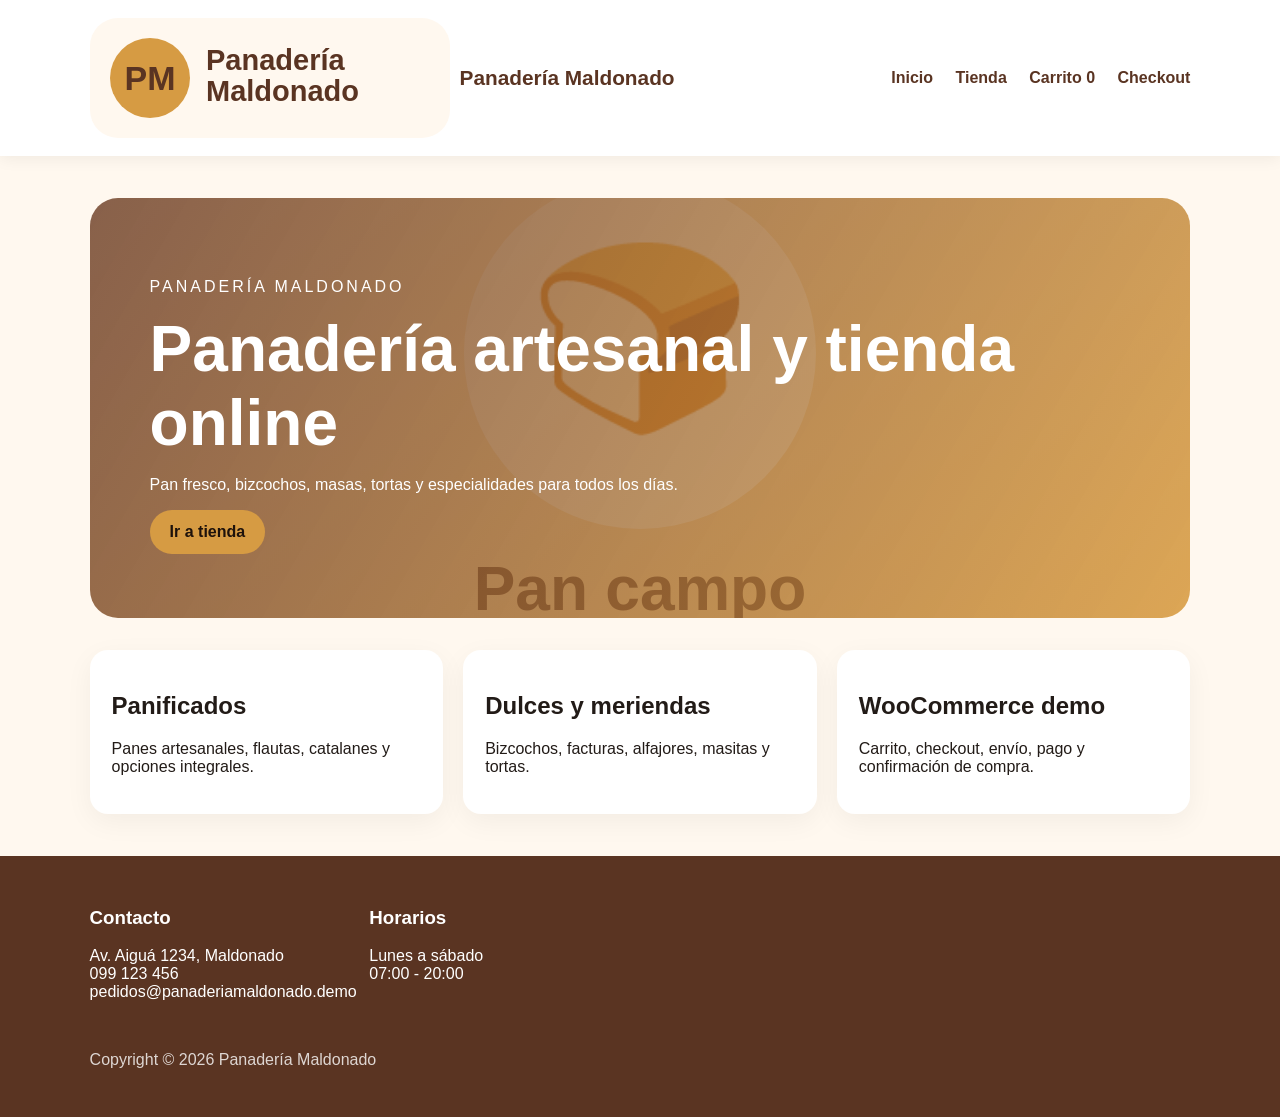
<file: index.html>
<!DOCTYPE html>
<html lang="es">
<head>
  <meta charset="utf-8" />
  <meta name="viewport" content="width=device-width, initial-scale=1" />
  <title>Inicio - Panadería Maldonado</title>
  <link href="Content/site.css" rel="stylesheet" />
</head>
<body>
<header class="topbar">
  <a class="brand" href="index.html"><img src="Images/logo-panaderia-maldonado.svg" alt="Panadería Maldonado" class="logo" /> Panadería Maldonado</a>
  <nav>
    <a href="index.html">Inicio</a>
    <a href="tienda.html">Tienda</a>
    <a href="carrito.html">Carrito <span id="cartCount">0</span></a>
    <a href="checkout.html">Checkout</a>
  </nav>
</header>
<main>
<section class="hero">
  <div>
    <p class="eyebrow">Panadería Maldonado</p>
    <h1>Panadería artesanal y tienda online</h1>
    <p>Pan fresco, bizcochos, masas, tortas y especialidades para todos los días.</p>
    <a class="btn" href="tienda.html">Ir a tienda</a>
  </div>
</section>
<section class="cards">
  <article><h2>Panificados</h2><p>Panes artesanales, flautas, catalanes y opciones integrales.</p></article>
  <article><h2>Dulces y meriendas</h2><p>Bizcochos, facturas, alfajores, masitas y tortas.</p></article>
  <article><h2>WooCommerce demo</h2><p>Carrito, checkout, envío, pago y confirmación de compra.</p></article>
</section>
</main>
<footer>
  <section>
    <h3>Contacto</h3>
    <p>Av. Aiguá 1234, Maldonado<br />099 123 456<br />pedidos@panaderiamaldonado.demo</p>
  </section>
  <section>
    <h3>Horarios</h3>
    <p>Lunes a sábado<br />07:00 - 20:00</p>
  </section>
  <p class="copy">Copyright © 2026 Panadería Maldonado</p>
</footer>
<script src="Scripts/cart.js"></script>
</body>
</html>
</file>
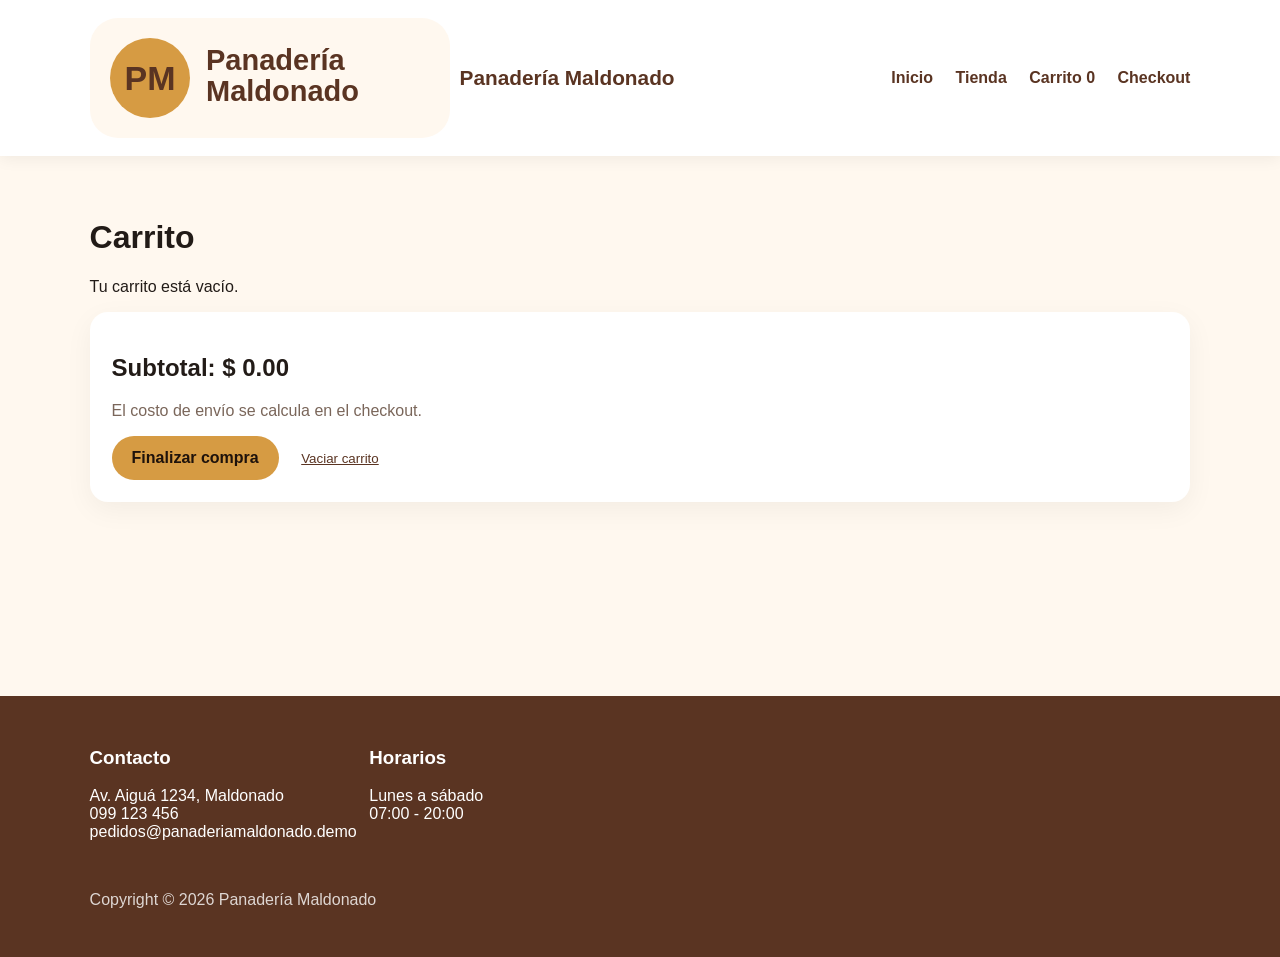
<file: carrito.html>
<!DOCTYPE html>
<html lang="es">
<head>
  <meta charset="utf-8" />
  <meta name="viewport" content="width=device-width, initial-scale=1" />
  <title>Carrito - Panadería Maldonado</title>
  <link href="Content/site.css" rel="stylesheet" />
</head>
<body>
<header class="topbar">
  <a class="brand" href="index.html"><img src="Images/logo-panaderia-maldonado.svg" alt="Panadería Maldonado" class="logo" /> Panadería Maldonado</a>
  <nav>
    <a href="index.html">Inicio</a>
    <a href="tienda.html">Tienda</a>
    <a href="carrito.html">Carrito <span id="cartCount">0</span></a>
    <a href="checkout.html">Checkout</a>
  </nav>
</header>
<main>
<h1>Carrito</h1>
<div id="cartItems"></div>
<div class="checkout">
  <h2>Subtotal: $ <span id="cartTotal">0.00</span></h2>
  <p class="muted">El costo de envío se calcula en el checkout.</p>
  <a class="btn" href="checkout.html">Finalizar compra</a>
  <button type="button" class="linkbtn" onclick="clearCart()">Vaciar carrito</button>
</div>
</main>
<footer>
  <section>
    <h3>Contacto</h3>
    <p>Av. Aiguá 1234, Maldonado<br />099 123 456<br />pedidos@panaderiamaldonado.demo</p>
  </section>
  <section>
    <h3>Horarios</h3>
    <p>Lunes a sábado<br />07:00 - 20:00</p>
  </section>
  <p class="copy">Copyright © 2026 Panadería Maldonado</p>
</footer>
<script src="Scripts/cart.js"></script>
</body>
</html>
</file>
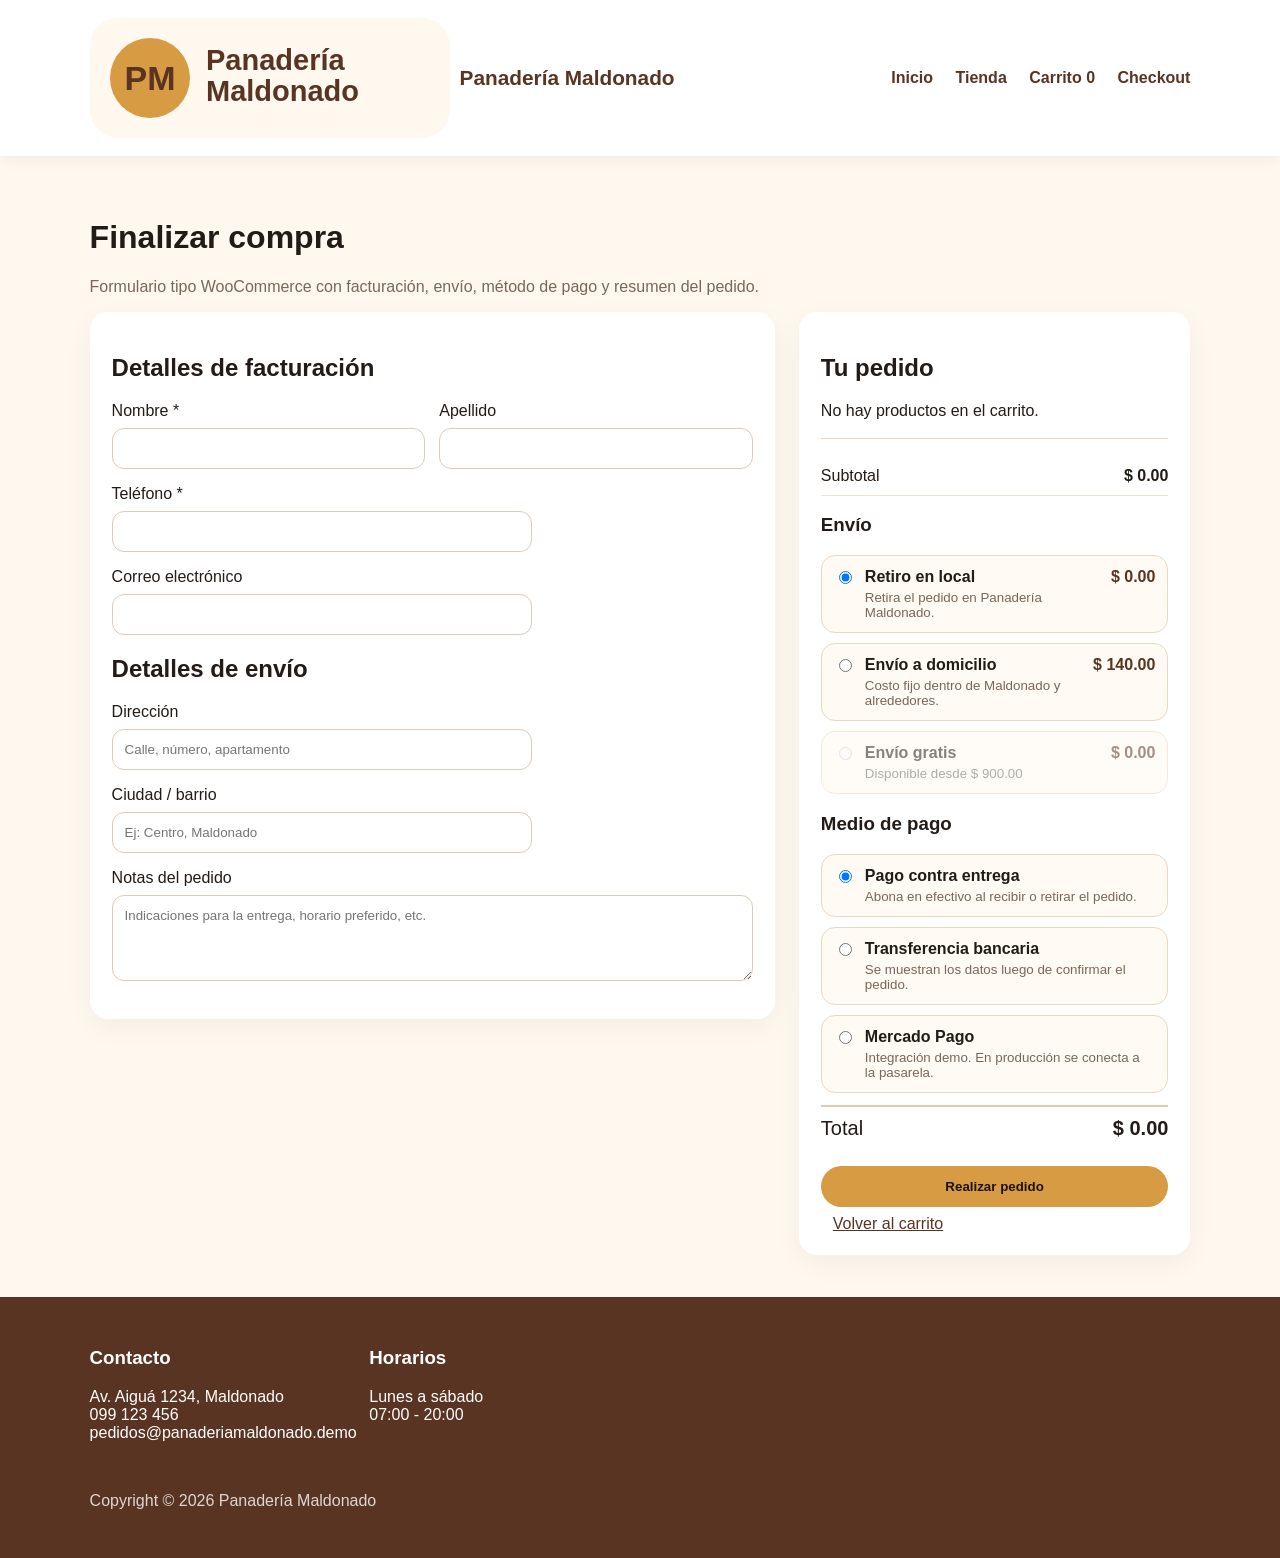
<file: checkout.html>
<!DOCTYPE html>
<html lang="es">
<head>
  <meta charset="utf-8" />
  <meta name="viewport" content="width=device-width, initial-scale=1" />
  <title>Finalizar compra - Panadería Maldonado</title>
  <link href="Content/site.css" rel="stylesheet" />
</head>
<body>
<header class="topbar">
  <a class="brand" href="index.html"><img src="Images/logo-panaderia-maldonado.svg" alt="Panadería Maldonado" class="logo" /> Panadería Maldonado</a>
  <nav>
    <a href="index.html">Inicio</a>
    <a href="tienda.html">Tienda</a>
    <a href="carrito.html">Carrito <span id="cartCount">0</span></a>
    <a href="checkout.html">Checkout</a>
  </nav>
</header>
<main>
<h1>Finalizar compra</h1>
<p class="muted">Formulario tipo WooCommerce con facturación, envío, método de pago y resumen del pedido.</p>
<section class="checkout-grid">
  <div class="checkout">
    <h2>Detalles de facturación</h2>
    <div class="form-grid">
      <label>Nombre *<input id="billingFirstName" class="input" autocomplete="given-name" /></label>
      <label>Apellido<input id="billingLastName" class="input" autocomplete="family-name" /></label>
    </div>
    <label>Teléfono *<input id="billingPhone" class="input" autocomplete="tel" /></label>
    <label>Correo electrónico<input id="billingEmail" class="input" autocomplete="email" /></label>
    <h2>Detalles de envío</h2>
    <label>Dirección<input id="shippingAddress" class="input" autocomplete="street-address" placeholder="Calle, número, apartamento" /></label>
    <label>Ciudad / barrio<input id="shippingCity" class="input" placeholder="Ej: Centro, Maldonado" /></label>
    <label>Notas del pedido<textarea id="orderNotes" class="input" rows="4" placeholder="Indicaciones para la entrega, horario preferido, etc."></textarea></label>
  </div>
  <aside class="checkout order-box">
    <h2>Tu pedido</h2>
    <div id="checkoutCart"></div><hr />
    <div class="summary-row"><span>Subtotal</span><strong>$ <span id="checkoutSubtotal">0.00</span></strong></div>
    <h3>Envío</h3><div id="shippingMethods"></div>
    <h3>Medio de pago</h3><div id="paymentMethods"></div>
    <div class="summary-row total"><span>Total</span><strong>$ <span id="checkoutTotal">0.00</span></strong></div>
    <button type="button" class="btn full" onclick="placeOrder()">Realizar pedido</button>
    <a class="linkbtn" href="carrito.html">Volver al carrito</a>
  </aside>
</section>
</main>
<footer>
  <section>
    <h3>Contacto</h3>
    <p>Av. Aiguá 1234, Maldonado<br />099 123 456<br />pedidos@panaderiamaldonado.demo</p>
  </section>
  <section>
    <h3>Horarios</h3>
    <p>Lunes a sábado<br />07:00 - 20:00</p>
  </section>
  <p class="copy">Copyright © 2026 Panadería Maldonado</p>
</footer>
<script src="Scripts/cart.js"></script>
</body>
</html>
</file>
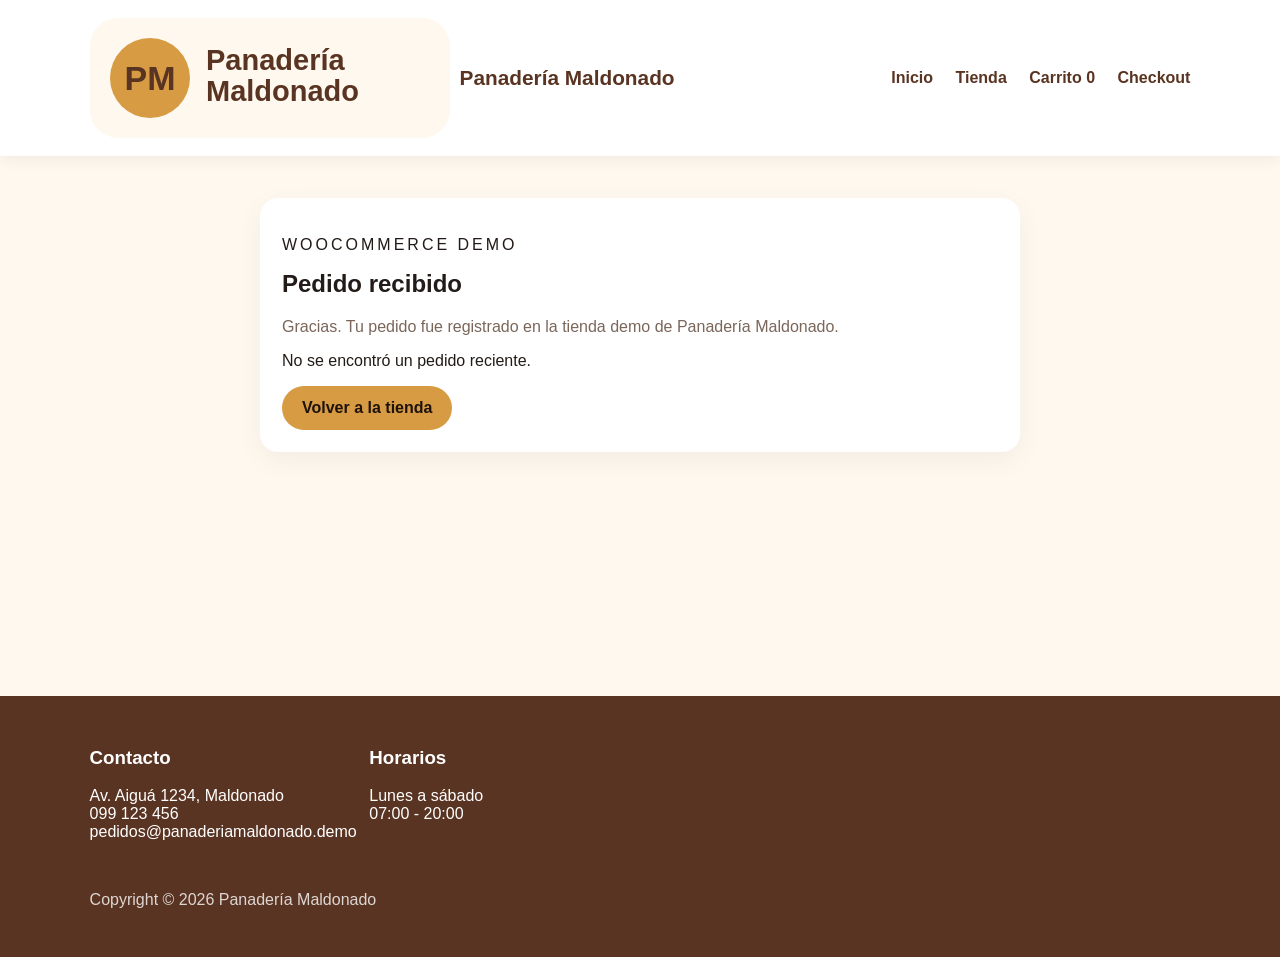
<file: confirmacion.html>
<!DOCTYPE html>
<html lang="es">
<head>
  <meta charset="utf-8" />
  <meta name="viewport" content="width=device-width, initial-scale=1" />
  <title>Pedido recibido - Panadería Maldonado</title>
  <link href="Content/site.css" rel="stylesheet" />
</head>
<body>
<header class="topbar">
  <a class="brand" href="index.html"><img src="Images/logo-panaderia-maldonado.svg" alt="Panadería Maldonado" class="logo" /> Panadería Maldonado</a>
  <nav>
    <a href="index.html">Inicio</a>
    <a href="tienda.html">Tienda</a>
    <a href="carrito.html">Carrito <span id="cartCount">0</span></a>
    <a href="checkout.html">Checkout</a>
  </nav>
</header>
<main>
<section class="checkout order-received">
  <p class="eyebrow">WooCommerce demo</p>
  <h1>Pedido recibido</h1>
  <p class="muted">Gracias. Tu pedido fue registrado en la tienda demo de Panadería Maldonado.</p>
  <div id="orderReceived"></div>
  <a class="btn" href="tienda.html">Volver a la tienda</a>
</section>
</main>
<footer>
  <section>
    <h3>Contacto</h3>
    <p>Av. Aiguá 1234, Maldonado<br />099 123 456<br />pedidos@panaderiamaldonado.demo</p>
  </section>
  <section>
    <h3>Horarios</h3>
    <p>Lunes a sábado<br />07:00 - 20:00</p>
  </section>
  <p class="copy">Copyright © 2026 Panadería Maldonado</p>
</footer>
<script src="Scripts/cart.js"></script>
</body>
</html>
</file>
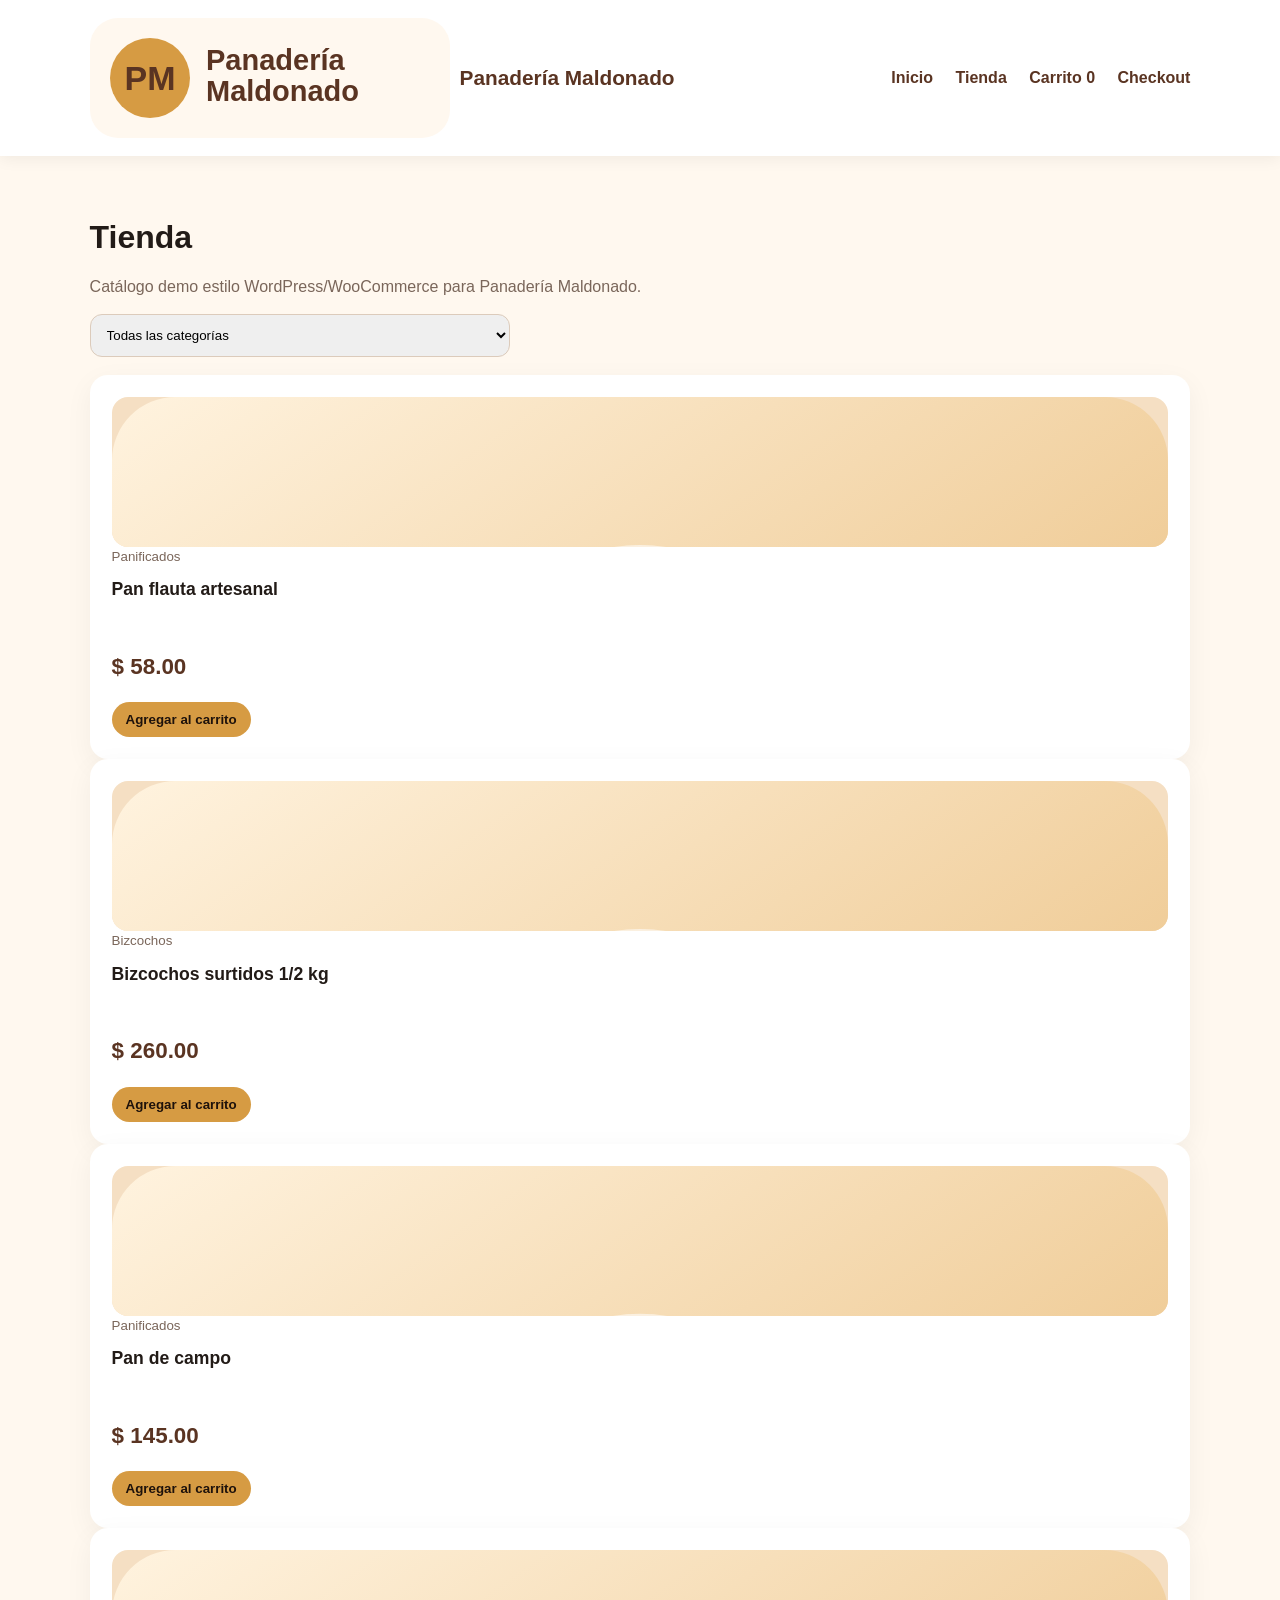
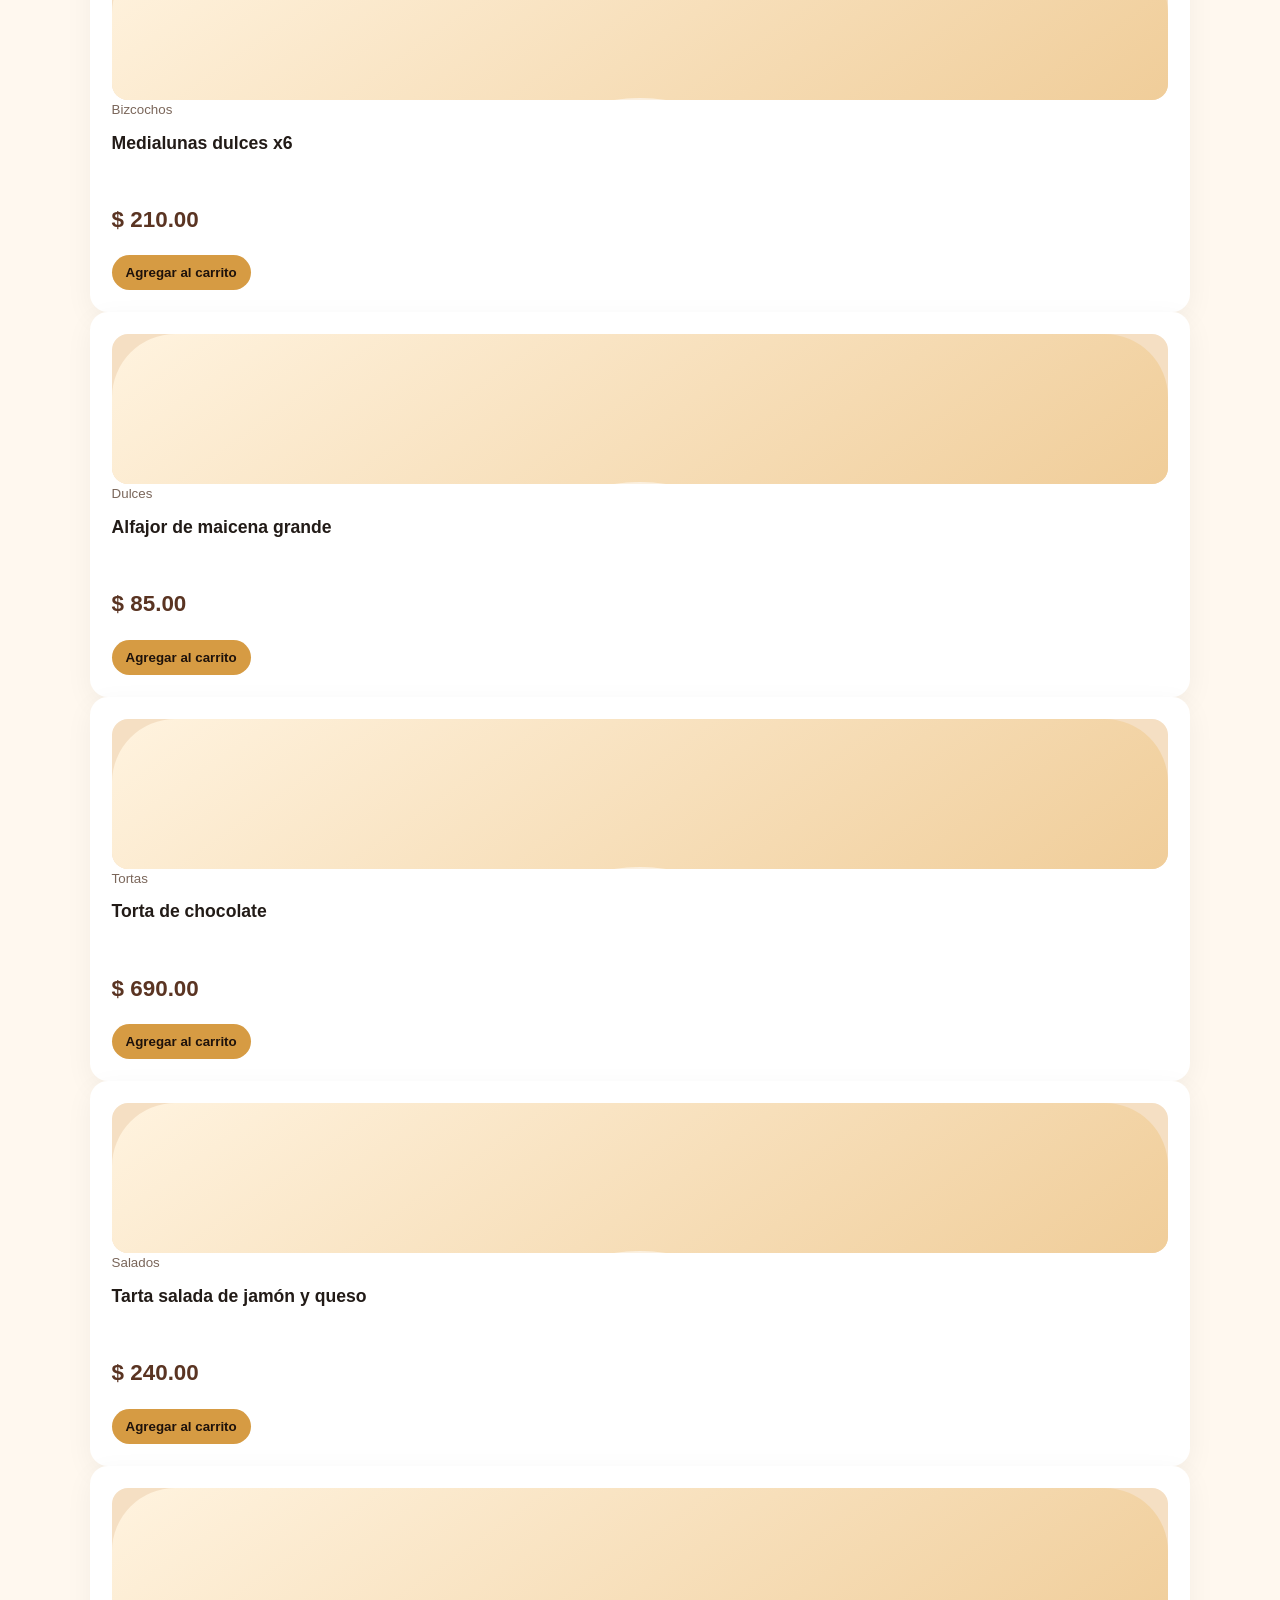
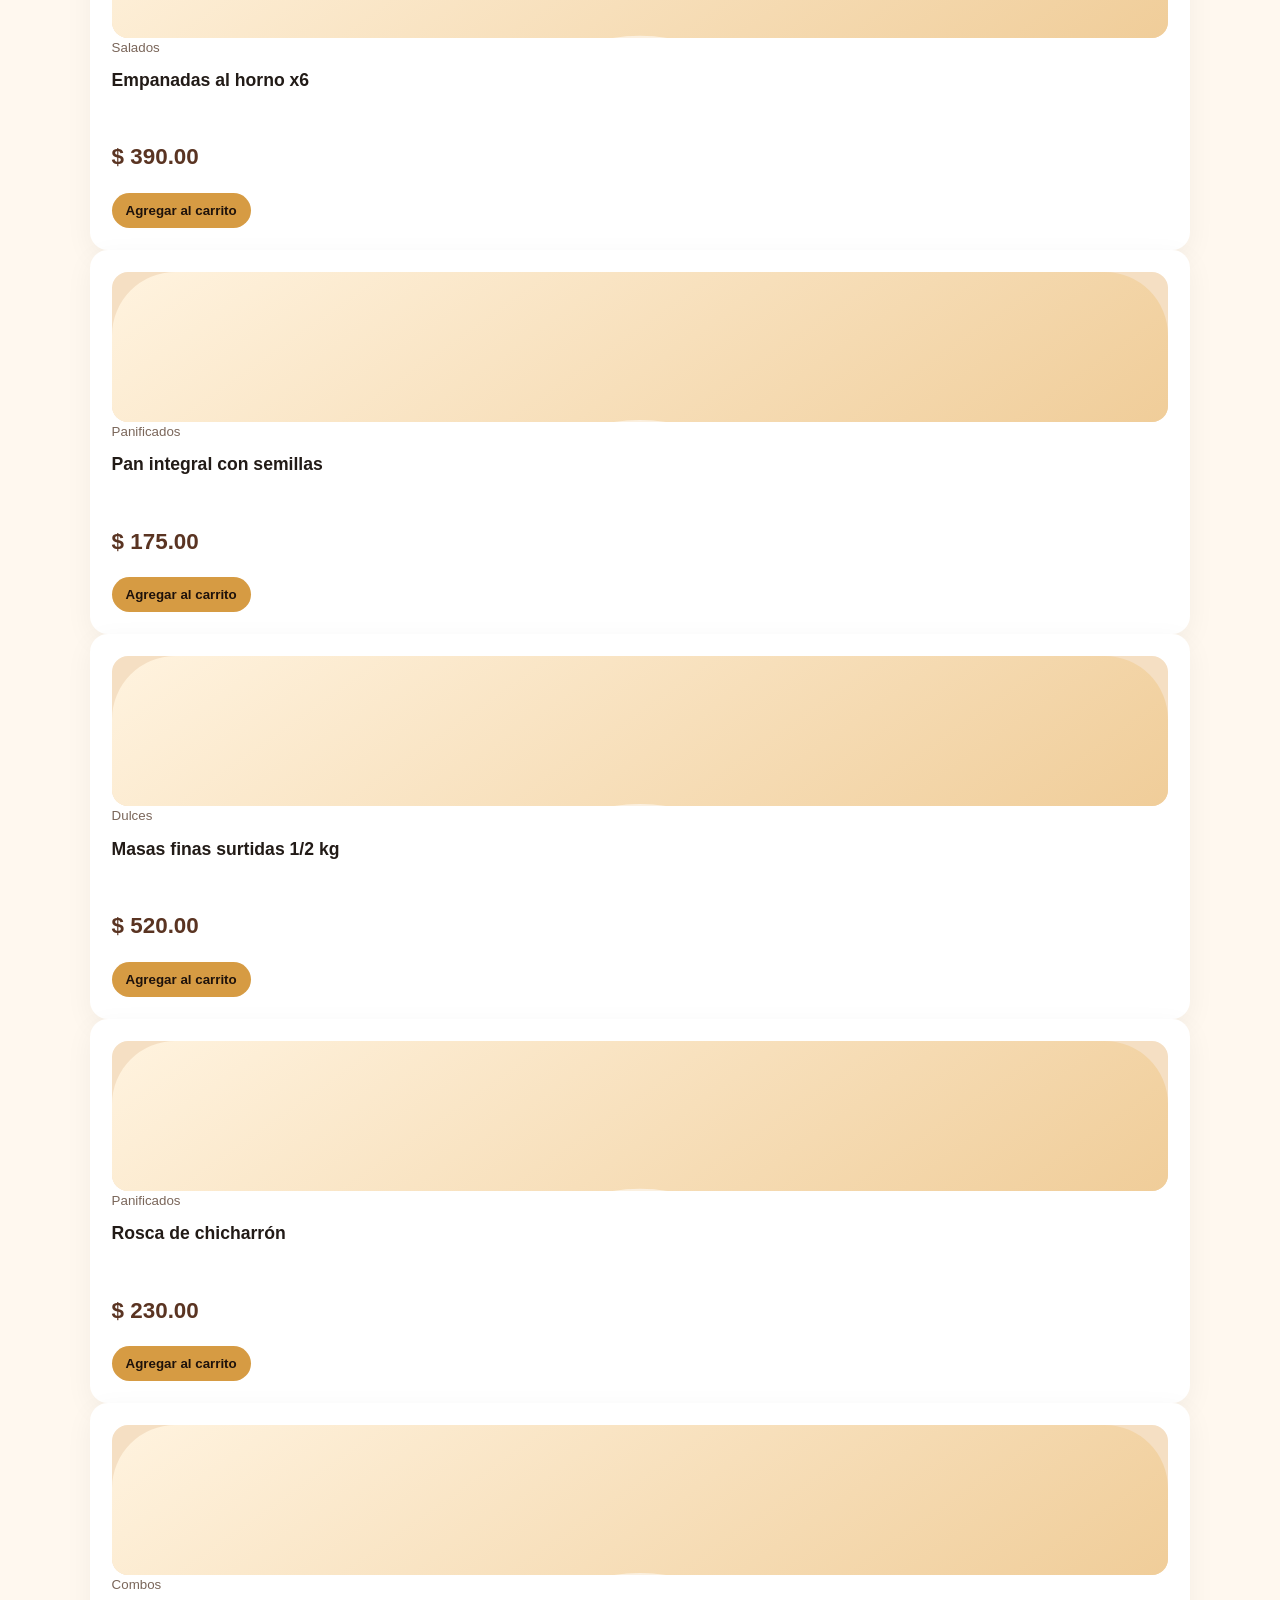
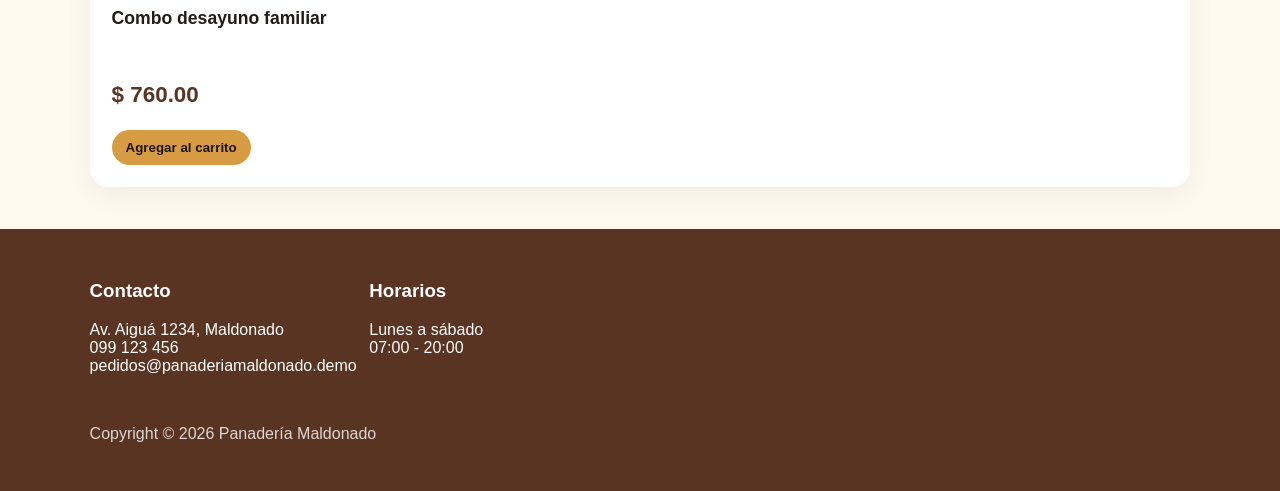
<file: tienda.html>
<!DOCTYPE html>
<html lang="es">
<head>
  <meta charset="utf-8" />
  <meta name="viewport" content="width=device-width, initial-scale=1" />
  <title>Tienda - Panadería Maldonado</title>
  <link href="Content/site.css" rel="stylesheet" />
</head>
<body>
<header class="topbar">
  <a class="brand" href="index.html"><img src="Images/logo-panaderia-maldonado.svg" alt="Panadería Maldonado" class="logo" /> Panadería Maldonado</a>
  <nav>
    <a href="index.html">Inicio</a>
    <a href="tienda.html">Tienda</a>
    <a href="carrito.html">Carrito <span id="cartCount">0</span></a>
    <a href="checkout.html">Checkout</a>
  </nav>
</header>
<main>
<h1>Tienda</h1>
<p class="muted">Catálogo demo estilo WordPress/WooCommerce para Panadería Maldonado.</p>
<div class="filters">
  <select id="categoryFilter" class="input" onchange="filterProducts()">
    <option value="">Todas las categorías</option>
    <option>Panificados</option><option>Bizcochos</option><option>Dulces</option><option>Tortas</option><option>Salados</option><option>Combos</option>
  </select>
</div>
<section class="products-grid">
<article class="product" data-category="Panificados">
  <div class="img"><img src="Images/pan-flauta.svg" alt="Pan flauta artesanal" /></div>
  <small>Panificados</small>
  <h2>Pan flauta artesanal</h2>
  <p class="price">$ 58.00</p>
  <button type="button" class="btn small" onclick="addToCart('1', 'Pan flauta artesanal', 58)">Agregar al carrito</button>
</article>
<article class="product" data-category="Bizcochos">
  <div class="img"><img src="Images/bizcochos.svg" alt="Bizcochos surtidos 1/2 kg" /></div>
  <small>Bizcochos</small>
  <h2>Bizcochos surtidos 1/2 kg</h2>
  <p class="price">$ 260.00</p>
  <button type="button" class="btn small" onclick="addToCart('2', 'Bizcochos surtidos 1/2 kg', 260)">Agregar al carrito</button>
</article>
<article class="product" data-category="Panificados">
  <div class="img"><img src="Images/pan-campo.svg" alt="Pan de campo" /></div>
  <small>Panificados</small>
  <h2>Pan de campo</h2>
  <p class="price">$ 145.00</p>
  <button type="button" class="btn small" onclick="addToCart('3', 'Pan de campo', 145)">Agregar al carrito</button>
</article>
<article class="product" data-category="Bizcochos">
  <div class="img"><img src="Images/medialunas.svg" alt="Medialunas dulces x6" /></div>
  <small>Bizcochos</small>
  <h2>Medialunas dulces x6</h2>
  <p class="price">$ 210.00</p>
  <button type="button" class="btn small" onclick="addToCart('4', 'Medialunas dulces x6', 210)">Agregar al carrito</button>
</article>
<article class="product" data-category="Dulces">
  <div class="img"><img src="Images/alfajor.svg" alt="Alfajor de maicena grande" /></div>
  <small>Dulces</small>
  <h2>Alfajor de maicena grande</h2>
  <p class="price">$ 85.00</p>
  <button type="button" class="btn small" onclick="addToCart('5', 'Alfajor de maicena grande', 85)">Agregar al carrito</button>
</article>
<article class="product" data-category="Tortas">
  <div class="img"><img src="Images/torta-chocolate.svg" alt="Torta de chocolate" /></div>
  <small>Tortas</small>
  <h2>Torta de chocolate</h2>
  <p class="price">$ 690.00</p>
  <button type="button" class="btn small" onclick="addToCart('6', 'Torta de chocolate', 690)">Agregar al carrito</button>
</article>
<article class="product" data-category="Salados">
  <div class="img"><img src="Images/tarta-salada.svg" alt="Tarta salada de jamón y queso" /></div>
  <small>Salados</small>
  <h2>Tarta salada de jamón y queso</h2>
  <p class="price">$ 240.00</p>
  <button type="button" class="btn small" onclick="addToCart('7', 'Tarta salada de jamón y queso', 240)">Agregar al carrito</button>
</article>
<article class="product" data-category="Salados">
  <div class="img"><img src="Images/empanadas.svg" alt="Empanadas al horno x6" /></div>
  <small>Salados</small>
  <h2>Empanadas al horno x6</h2>
  <p class="price">$ 390.00</p>
  <button type="button" class="btn small" onclick="addToCart('8', 'Empanadas al horno x6', 390)">Agregar al carrito</button>
</article>
<article class="product" data-category="Panificados">
  <div class="img"><img src="Images/pan-integral.svg" alt="Pan integral con semillas" /></div>
  <small>Panificados</small>
  <h2>Pan integral con semillas</h2>
  <p class="price">$ 175.00</p>
  <button type="button" class="btn small" onclick="addToCart('9', 'Pan integral con semillas', 175)">Agregar al carrito</button>
</article>
<article class="product" data-category="Dulces">
  <div class="img"><img src="Images/masas-finas.svg" alt="Masas finas surtidas 1/2 kg" /></div>
  <small>Dulces</small>
  <h2>Masas finas surtidas 1/2 kg</h2>
  <p class="price">$ 520.00</p>
  <button type="button" class="btn small" onclick="addToCart('10', 'Masas finas surtidas 1/2 kg', 520)">Agregar al carrito</button>
</article>
<article class="product" data-category="Panificados">
  <div class="img"><img src="Images/rosca.svg" alt="Rosca de chicharrón" /></div>
  <small>Panificados</small>
  <h2>Rosca de chicharrón</h2>
  <p class="price">$ 230.00</p>
  <button type="button" class="btn small" onclick="addToCart('11', 'Rosca de chicharrón', 230)">Agregar al carrito</button>
</article>
<article class="product" data-category="Combos">
  <div class="img"><img src="Images/combo-desayuno.svg" alt="Combo desayuno familiar" /></div>
  <small>Combos</small>
  <h2>Combo desayuno familiar</h2>
  <p class="price">$ 760.00</p>
  <button type="button" class="btn small" onclick="addToCart('12', 'Combo desayuno familiar', 760)">Agregar al carrito</button>
</article>
</section>
</main>
<footer>
  <section>
    <h3>Contacto</h3>
    <p>Av. Aiguá 1234, Maldonado<br />099 123 456<br />pedidos@panaderiamaldonado.demo</p>
  </section>
  <section>
    <h3>Horarios</h3>
    <p>Lunes a sábado<br />07:00 - 20:00</p>
  </section>
  <p class="copy">Copyright © 2026 Panadería Maldonado</p>
</footer>
<script src="Scripts/cart.js"></script>
</body>
</html>
</file>
<file: Content/site.css>
:root{--brown:#5a3422;--cream:#fff8ef;--gold:#d69b43;--ink:#221b17}*{box-sizing:border-box}body{margin:0;font-family:Segoe UI,Arial,sans-serif;background:var(--cream);color:var(--ink)}.topbar{display:flex;justify-content:space-between;align-items:center;padding:18px 7%;background:#fff;box-shadow:0 2px 16px #0001;position:sticky;top:0}.brand{font-weight:800;color:var(--brown);text-decoration:none;font-size:1.3rem;display:flex;align-items:center;gap:10px}.brand-logo{width:42px;height:42px;border-radius:50%;background:var(--gold);color:var(--brown);display:inline-grid;place-items:center;font-size:.95rem}nav a{margin-left:18px;color:var(--brown);text-decoration:none;font-weight:600}main{padding:42px 7%;min-height:60vh}.hero{min-height:420px;border-radius:28px;background:linear-gradient(120deg,#6b3d28cc,#d69b43aa),url('../Images/pan-campo.svg') center/cover;display:flex;align-items:center;padding:60px;color:white}.hero h1{font-size:4rem;margin:.2em 0}.eyebrow{text-transform:uppercase;letter-spacing:3px}.btn{display:inline-block;border:0;background:var(--gold);color:#1e120b;padding:13px 20px;border-radius:999px;font-weight:800;text-decoration:none;cursor:pointer}.btn.small{padding:10px 14px}.cards{display:grid;grid-template-columns:repeat(auto-fit,minmax(220px,1fr));gap:20px;margin-top:32px}.cards article,.product,.checkout{background:white;border-radius:18px;padding:22px;box-shadow:0 8px 28px #0000000d}#ctl00_MainContent_rptProductos{display:grid;grid-template-columns:repeat(auto-fit,minmax(230px,1fr));gap:20px;margin-top:22px}.product h2{font-size:1.1rem;min-height:52px}.img{height:150px;border-radius:16px;background:#f5dfc3;display:grid;place-items:center;overflow:hidden}.img img{width:100%;height:100%;object-fit:cover}.price{font-size:1.4rem;font-weight:800;color:var(--brown)}.muted,small{color:#7a665a}.filters{margin:18px 0}.input{display:block;width:100%;max-width:420px;margin:8px 0 16px;padding:12px;border:1px solid #dccbbb;border-radius:12px}.cart-row{display:flex;justify-content:space-between;gap:20px;background:#fff;padding:14px 18px;margin:10px 0;border-radius:14px}.linkbtn{border:0;background:transparent;color:var(--brown);text-decoration:underline;cursor:pointer;margin-left:12px}footer{display:grid;grid-template-columns:repeat(auto-fit,minmax(220px,1fr));gap:18px;background:var(--brown);color:white;padding:32px 7%}.copy{grid-column:1/-1;opacity:.8}@media(max-width:700px){.topbar{display:block}.topbar nav{margin-top:12px}.hero h1{font-size:2.5rem}}

.checkout-grid{display:grid;grid-template-columns:minmax(0,1.4fr) minmax(280px,.8fr);gap:24px;align-items:start}.form-grid{display:grid;grid-template-columns:repeat(auto-fit,minmax(180px,1fr));gap:14px}.order-box{position:sticky;top:90px}.summary-row{display:flex;justify-content:space-between;gap:18px;padding:10px 0;border-bottom:1px solid #f0e3d7}.summary-row.total{font-size:1.25rem;border-top:2px solid #e4c9ab;border-bottom:0;margin-top:12px}.shipping-option{display:grid;grid-template-columns:auto 1fr auto;gap:10px;align-items:start;padding:12px;margin:10px 0;border:1px solid #ead8c4;border-radius:14px;background:#fffaf3}.shipping-option small{display:block;margin-top:4px}.shipping-option em{font-style:normal;font-weight:800;color:var(--brown)}.shipping-option.disabled{opacity:.55}.btn.full{width:100%;text-align:center;margin:16px 0 8px}textarea.input{max-width:100%;font-family:inherit}hr{border:0;border-top:1px solid #ead8c4;margin:18px 0}@media(max-width:850px){.checkout-grid{grid-template-columns:1fr}.order-box{position:static}}

.order-received{max-width:760px;margin:auto}.order-received h1{margin-top:0}
</file>
